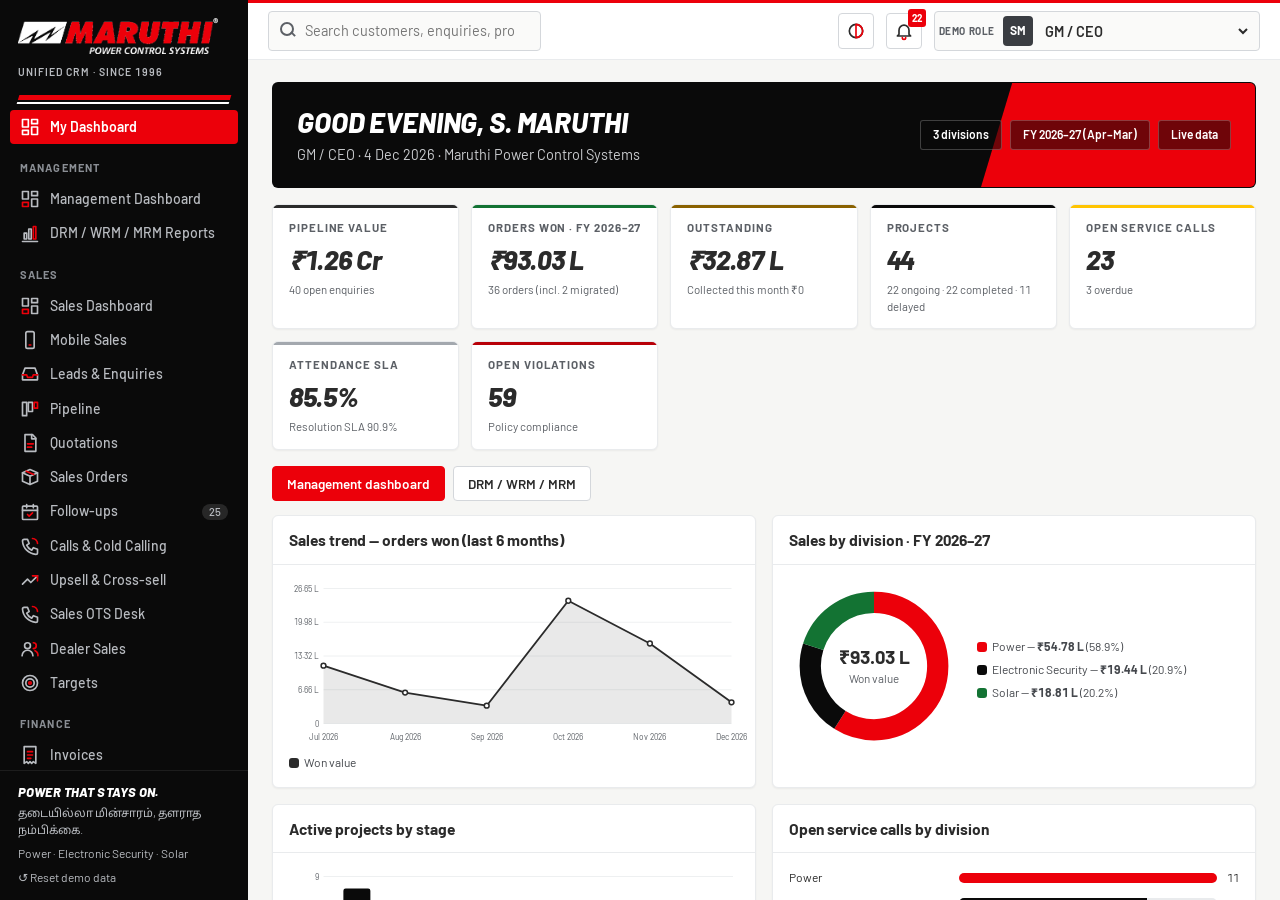
<file: index.html>
<!doctype html>
<html lang="en">
<head>
  <meta charset="utf-8">
  <meta name="viewport" content="width=device-width, initial-scale=1">
  <title>Maruthi CRM</title>
  <meta name="description" content="Maruthi Power Control Systems — multi-role CRM for Sales, Electronic Security, Solar and Service divisions.">
  <link rel="icon" type="image/png" href="assets/brand/symbol.png">
  <meta name="theme-color" content="#0A0A0A">
  <meta name="color-scheme" content="light dark">
  <link rel="stylesheet" href="assets/fonts/fonts.css">
  <link rel="stylesheet" href="assets/css/app.css">
</head>
<body>
  <noscript>This CRM needs JavaScript enabled.</noscript>
  <script src="assets/js/core.js"></script>
  <script src="assets/js/modules/sales.js"></script>
  <script src="assets/js/modules/projects.js"></script>
  <script src="assets/js/modules/service.js"></script>
  <script src="assets/js/modules/executive.js"></script>
</body>
</html>
</file>
<file: assets/fonts/fonts.css>
/* Barlow + Noto Sans Tamil (SIL OFL), bundled locally so the CRM keeps brand type offline. */
@font-face {
  font-family: 'Barlow';
  font-style: italic;
  font-weight: 700;
  font-display: swap;
  src: url(Barlow-700i-latin-ext.woff2) format('woff2');
  unicode-range: U+0100-02BA, U+02BD-02C5, U+02C7-02CC, U+02CE-02D7, U+02DD-02FF, U+0304, U+0308, U+0329, U+1D00-1DBF, U+1E00-1E9F, U+1EF2-1EFF, U+2020, U+20A0-20AB, U+20AD-20C4, U+2113, U+2C60-2C7F, U+A720-A7FF;
}
@font-face {
  font-family: 'Barlow';
  font-style: italic;
  font-weight: 700;
  font-display: swap;
  src: url(Barlow-700i-latin.woff2) format('woff2');
  unicode-range: U+0000-00FF, U+0131, U+0152-0153, U+02BB-02BC, U+02C6, U+02DA, U+02DC, U+0304, U+0308, U+0329, U+2000-206F, U+20AC, U+2122, U+2191, U+2193, U+2212, U+2215, U+FEFF, U+FFFD;
}
@font-face {
  font-family: 'Barlow';
  font-style: italic;
  font-weight: 800;
  font-display: swap;
  src: url(Barlow-800i-latin-ext.woff2) format('woff2');
  unicode-range: U+0100-02BA, U+02BD-02C5, U+02C7-02CC, U+02CE-02D7, U+02DD-02FF, U+0304, U+0308, U+0329, U+1D00-1DBF, U+1E00-1E9F, U+1EF2-1EFF, U+2020, U+20A0-20AB, U+20AD-20C4, U+2113, U+2C60-2C7F, U+A720-A7FF;
}
@font-face {
  font-family: 'Barlow';
  font-style: italic;
  font-weight: 800;
  font-display: swap;
  src: url(Barlow-800i-latin.woff2) format('woff2');
  unicode-range: U+0000-00FF, U+0131, U+0152-0153, U+02BB-02BC, U+02C6, U+02DA, U+02DC, U+0304, U+0308, U+0329, U+2000-206F, U+20AC, U+2122, U+2191, U+2193, U+2212, U+2215, U+FEFF, U+FFFD;
}
@font-face {
  font-family: 'Barlow';
  font-style: normal;
  font-weight: 400;
  font-display: swap;
  src: url(Barlow-400-latin-ext.woff2) format('woff2');
  unicode-range: U+0100-02BA, U+02BD-02C5, U+02C7-02CC, U+02CE-02D7, U+02DD-02FF, U+0304, U+0308, U+0329, U+1D00-1DBF, U+1E00-1E9F, U+1EF2-1EFF, U+2020, U+20A0-20AB, U+20AD-20C4, U+2113, U+2C60-2C7F, U+A720-A7FF;
}
@font-face {
  font-family: 'Barlow';
  font-style: normal;
  font-weight: 400;
  font-display: swap;
  src: url(Barlow-400-latin.woff2) format('woff2');
  unicode-range: U+0000-00FF, U+0131, U+0152-0153, U+02BB-02BC, U+02C6, U+02DA, U+02DC, U+0304, U+0308, U+0329, U+2000-206F, U+20AC, U+2122, U+2191, U+2193, U+2212, U+2215, U+FEFF, U+FFFD;
}
@font-face {
  font-family: 'Barlow';
  font-style: normal;
  font-weight: 500;
  font-display: swap;
  src: url(Barlow-500-latin-ext.woff2) format('woff2');
  unicode-range: U+0100-02BA, U+02BD-02C5, U+02C7-02CC, U+02CE-02D7, U+02DD-02FF, U+0304, U+0308, U+0329, U+1D00-1DBF, U+1E00-1E9F, U+1EF2-1EFF, U+2020, U+20A0-20AB, U+20AD-20C4, U+2113, U+2C60-2C7F, U+A720-A7FF;
}
@font-face {
  font-family: 'Barlow';
  font-style: normal;
  font-weight: 500;
  font-display: swap;
  src: url(Barlow-500-latin.woff2) format('woff2');
  unicode-range: U+0000-00FF, U+0131, U+0152-0153, U+02BB-02BC, U+02C6, U+02DA, U+02DC, U+0304, U+0308, U+0329, U+2000-206F, U+20AC, U+2122, U+2191, U+2193, U+2212, U+2215, U+FEFF, U+FFFD;
}
@font-face {
  font-family: 'Barlow';
  font-style: normal;
  font-weight: 600;
  font-display: swap;
  src: url(Barlow-600-latin-ext.woff2) format('woff2');
  unicode-range: U+0100-02BA, U+02BD-02C5, U+02C7-02CC, U+02CE-02D7, U+02DD-02FF, U+0304, U+0308, U+0329, U+1D00-1DBF, U+1E00-1E9F, U+1EF2-1EFF, U+2020, U+20A0-20AB, U+20AD-20C4, U+2113, U+2C60-2C7F, U+A720-A7FF;
}
@font-face {
  font-family: 'Barlow';
  font-style: normal;
  font-weight: 600;
  font-display: swap;
  src: url(Barlow-600-latin.woff2) format('woff2');
  unicode-range: U+0000-00FF, U+0131, U+0152-0153, U+02BB-02BC, U+02C6, U+02DA, U+02DC, U+0304, U+0308, U+0329, U+2000-206F, U+20AC, U+2122, U+2191, U+2193, U+2212, U+2215, U+FEFF, U+FFFD;
}
@font-face {
  font-family: 'Barlow';
  font-style: normal;
  font-weight: 700;
  font-display: swap;
  src: url(Barlow-700-latin-ext.woff2) format('woff2');
  unicode-range: U+0100-02BA, U+02BD-02C5, U+02C7-02CC, U+02CE-02D7, U+02DD-02FF, U+0304, U+0308, U+0329, U+1D00-1DBF, U+1E00-1E9F, U+1EF2-1EFF, U+2020, U+20A0-20AB, U+20AD-20C4, U+2113, U+2C60-2C7F, U+A720-A7FF;
}
@font-face {
  font-family: 'Barlow';
  font-style: normal;
  font-weight: 700;
  font-display: swap;
  src: url(Barlow-700-latin.woff2) format('woff2');
  unicode-range: U+0000-00FF, U+0131, U+0152-0153, U+02BB-02BC, U+02C6, U+02DA, U+02DC, U+0304, U+0308, U+0329, U+2000-206F, U+20AC, U+2122, U+2191, U+2193, U+2212, U+2215, U+FEFF, U+FFFD;
}
@font-face {
  font-family: 'Barlow';
  font-style: normal;
  font-weight: 800;
  font-display: swap;
  src: url(Barlow-800-latin-ext.woff2) format('woff2');
  unicode-range: U+0100-02BA, U+02BD-02C5, U+02C7-02CC, U+02CE-02D7, U+02DD-02FF, U+0304, U+0308, U+0329, U+1D00-1DBF, U+1E00-1E9F, U+1EF2-1EFF, U+2020, U+20A0-20AB, U+20AD-20C4, U+2113, U+2C60-2C7F, U+A720-A7FF;
}
@font-face {
  font-family: 'Barlow';
  font-style: normal;
  font-weight: 800;
  font-display: swap;
  src: url(Barlow-800-latin.woff2) format('woff2');
  unicode-range: U+0000-00FF, U+0131, U+0152-0153, U+02BB-02BC, U+02C6, U+02DA, U+02DC, U+0304, U+0308, U+0329, U+2000-206F, U+20AC, U+2122, U+2191, U+2193, U+2212, U+2215, U+FEFF, U+FFFD;
}
@font-face {
  font-family: 'Noto Sans Tamil';
  font-style: normal;
  font-weight: 400;
  font-stretch: 100%;
  font-display: swap;
  src: url(NotoSansTamil-400-tamil.woff2) format('woff2');
  unicode-range: U+0964-0965, U+0B82-0BFA, U+200C-200D, U+20B9, U+25CC;
}
@font-face {
  font-family: 'Noto Sans Tamil';
  font-style: normal;
  font-weight: 700;
  font-stretch: 100%;
  font-display: swap;
  src: url(NotoSansTamil-700-tamil.woff2) format('woff2');
  unicode-range: U+0964-0965, U+0B82-0BFA, U+200C-200D, U+20B9, U+25CC;
}
@font-face {
  font-family: 'Noto Sans Tamil';
  font-style: normal;
  font-weight: 800;
  font-stretch: 100%;
  font-display: swap;
  src: url(NotoSansTamil-800-tamil.woff2) format('woff2');
  unicode-range: U+0964-0965, U+0B82-0BFA, U+200C-200D, U+20B9, U+25CC;
}
</file>
<file: assets/css/app.css>
/* Maruthi Power Control Systems — Unified CRM design system */
/* Brand tokens from the Maruthi Brand Book v1.0: Maruthi Red, Power Black, neutrals, Barlow type, 16.7° slant. */
:root {
  /* Brand palette */
  --maruthi-red: #EC000A;
  --deep-red: #B80008;
  --power-black: #0A0A0A;
  --graphite: #2B2B2B;
  --steel: #5C6066;
  --alloy: #A3A8AE;
  --mist: #E9EBED;
  --paper: #F6F6F4;
  --volt: #FFC400;
  --signal-green: #137333;
  --slant: 16.7deg;

  --bg: var(--paper);
  --surface: #ffffff;
  --surface-2: #FAFAF9;
  --surface-3: var(--mist);
  --border: var(--mist);
  --border-strong: #D4D7DB;
  --text: var(--graphite);
  --text-2: #45484D;
  --text-3: var(--steel);
  --brand: var(--maruthi-red);
  --brand-2: var(--deep-red);
  --brand-ink: var(--deep-red);      /* red text & links (AA on white) */
  --brand-soft: #FDE8E9;
  --side-bg: var(--power-black);
  --side-bg-2: #1E1E1E;
  --side-text: #B9BCC1;
  --side-active: #ffffff;

  --ok: var(--signal-green);  --ok-soft: #E4F1E8;
  --warn: #8A6200;            --warn-soft: #FFF3C7;   /* Volt Yellow is never used as text */
  --bad: var(--deep-red);     --bad-soft: #FCE6E7;
  --info: var(--graphite);    --info-soft: var(--mist);
  --muted: var(--steel);      --muted-soft: #F1F2F3;
  --violet: var(--power-black); --violet-soft: #FFE9A3; /* "key" highlight: black on Volt tint */

  /* Divisions */
  --div-power: var(--maruthi-red);
  --div-security: var(--power-black);
  --div-solar: var(--signal-green);

  --chart-1: var(--graphite); --chart-2: var(--signal-green); --chart-3: var(--maruthi-red);
  --chart-4: var(--volt); --chart-5: var(--alloy); --chart-6: var(--deep-red);

  --radius: 6px;
  --radius-sm: 4px;
  --shadow: 0 1px 2px rgba(10,10,10,.05);
  --shadow-lg: 0 14px 34px rgba(10,10,10,.22);
  --font: "Barlow", "Noto Sans Tamil", Arial, system-ui, sans-serif;
  --font-tamil: "Noto Sans Tamil", "Barlow", Arial, sans-serif;
  --mono: ui-monospace, "SF Mono", Menlo, Consolas, monospace;
  color-scheme: light;
}
@media (prefers-color-scheme: dark) {
  :root:not([data-theme="light"]) {
    --bg: #0A0A0A; --surface: #151515; --surface-2: #1B1B1B; --surface-3: #242424;
    --border: #2A2A2A; --border-strong: #3A3A3A; --text: #F1F1EF; --text-2: #C9CBCE; --text-3: var(--alloy);
    --brand-ink: #FF5A60; --brand-soft: #3A0E10; --side-bg: #000; --side-bg-2: #1A1A1A;
    --ok: #4CB872; --ok-soft: #12301D; --warn: var(--volt); --warn-soft: #3A2E00; --bad: #FF5A60; --bad-soft: #3A1214;
    --info: #E0E2E5; --info-soft: #2A2A2A; --muted: var(--alloy); --muted-soft: #222; --violet: var(--volt); --violet-soft: #3A2E00;
    --div-security: #D4D7DB; --chart-1: #D4D7DB; --chart-2: #4CB872; --hero-bg: #1B1B1B; --hero-border: #2A2A2A;
    --shadow: 0 1px 2px rgba(0,0,0,.5); color-scheme: dark;
  }
}
:root[data-theme="dark"] {
  --bg: #0A0A0A; --surface: #151515; --surface-2: #1B1B1B; --surface-3: #242424;
  --border: #2A2A2A; --border-strong: #3A3A3A; --text: #F1F1EF; --text-2: #C9CBCE; --text-3: var(--alloy);
  --brand-ink: #FF5A60; --brand-soft: #3A0E10; --side-bg: #000; --side-bg-2: #1A1A1A;
  --ok: #4CB872; --ok-soft: #12301D; --warn: var(--volt); --warn-soft: #3A2E00; --bad: #FF5A60; --bad-soft: #3A1214;
  --info: #E0E2E5; --info-soft: #2A2A2A; --muted: var(--alloy); --muted-soft: #222; --violet: var(--volt); --violet-soft: #3A2E00;
  --div-security: #D4D7DB; --chart-1: #D4D7DB; --chart-2: #4CB872; --hero-bg: #1B1B1B; --hero-border: #2A2A2A;
  --shadow: 0 1px 2px rgba(0,0,0,.5); color-scheme: dark;
}

* { box-sizing: border-box; }
html, body { margin: 0; height: 100%; }
body { font: 14.5px/1.45 var(--font); font-variant-numeric: tabular-nums; background: var(--bg); color: var(--text); -webkit-font-smoothing: antialiased; }
a { color: var(--brand-ink); text-decoration: none; }
a:hover { text-decoration: underline; }
button, input, select, textarea { font: inherit; color: inherit; }
h1, h2, h3, h4 { margin: 0; line-height: 1.25; }
h1 { font-size: 26px; font-weight: 800; font-style: italic; text-transform: uppercase; letter-spacing: -.005em; color: var(--text); }
.display { font-weight: 800; font-style: italic; text-transform: uppercase; }
:lang(ta), .ta { font-family: var(--font-tamil); font-style: normal; }
h2 { font-size: 18px; font-weight: 700; }
h3 { font-size: 15px; font-weight: 700; }
.mono { font-family: var(--mono); font-size: 12.5px; }
.muted { color: var(--text-3); }
.small { font-size: 12px; }
.nowrap { white-space: nowrap; }
.right { text-align: right; }
.hidden { display: none !important; }

/* ---------- App shell ---------- */
.app { display: grid; grid-template-columns: 248px 1fr; height: 100vh; }
.sidebar { background: var(--side-bg); color: var(--side-text); display: flex; flex-direction: column; overflow: hidden; }
.brand { display: block; padding: 18px 18px 6px; color: #fff; }
.brand img { display: block; width: 200px; max-width: 100%; height: auto; } /* full logo ≥180px per brand book */
.brand-sub { font-size: 10.5px; color: var(--side-text); margin-top: 10px; text-transform: uppercase; letter-spacing: .1em; font-weight: 600; }
.speed-bands { height: 9px; margin: 10px 18px 2px; background: linear-gradient(var(--maruthi-red) 0 5px, transparent 5px 7px, #fff 7px 9px); transform: skewX(calc(-1 * var(--slant))); }
.nav { overflow-y: auto; padding: 4px 10px 16px; flex: 1; }
.nav-section { font-size: 11px; letter-spacing: .1em; text-transform: uppercase; color: #8A8E94; padding: 16px 10px 6px; font-weight: 700; }
.nav a { display: flex; align-items: center; gap: 10px; padding: 7px 10px; border-radius: 4px; color: var(--side-text); font-size: 14px; font-weight: 500; position: relative; }
.nav a:hover { text-decoration: none; }
.nav a:hover { background: var(--side-bg-2); color: #fff; }
.nav a.active { background: var(--maruthi-red); color: var(--side-active); font-weight: 600; }
.nav a .ico { width: 20px; height: 20px; display: grid; place-items: center; flex-shrink: 0; }
.ico svg { width: 20px; height: 20px; fill: none; stroke: currentColor; stroke-width: 2; stroke-linecap: round; stroke-linejoin: round; }
.ico svg .acc { stroke: var(--maruthi-red); }
.nav a.active .ico svg .acc { stroke: #fff; }
.nav a .count { margin-left: auto; font-size: 11px; background: rgba(255,255,255,.12); padding: 0 7px; border-radius: 10px; }
.side-foot { padding: 12px 18px 14px; border-top: 1px solid rgba(255,255,255,.08); font-size: 12px; color: var(--side-text); }
.side-foot .tagline { color: #fff; font-weight: 800; font-style: italic; text-transform: uppercase; font-size: 13px; letter-spacing: .01em; }
.side-foot .tagline-ta { font-family: var(--font-tamil); font-size: 11.5px; color: var(--side-text); margin: 2px 0 8px; }

.main { display: flex; flex-direction: column; min-width: 0; overflow: hidden; }
.topbar { height: 60px; border-top: 3px solid var(--maruthi-red); display: flex; align-items: center; gap: 12px; padding: 0 20px; background: var(--surface); border-bottom: 1px solid var(--border); flex-shrink: 0; }
.topbar .menu-btn { display: none; }
.top-logo { display: none; height: 22px; width: auto; } /* compact logo ≥90px wide on small screens */
.search { flex: 1; max-width: 420px; position: relative; }
.search input { width: 100%; padding: 8px 12px 8px 36px; border: 1px solid var(--border-strong); border-radius: 4px; background: var(--surface-2); }
.search input:focus { outline: 2px solid var(--maruthi-red); outline-offset: -1px; }
.search::before { content: ""; position: absolute; left: 12px; top: 11px; width: 10px; height: 10px; border: 2px solid var(--text-3); border-radius: 50%; }
.search::after { content: ""; position: absolute; left: 22px; top: 22px; width: 6px; height: 2px; background: var(--text-3); transform: rotate(45deg); }
.search-results { position: absolute; top: 40px; left: 0; right: 0; background: var(--surface); border: 1px solid var(--border); border-radius: 10px; box-shadow: var(--shadow-lg); z-index: 50; max-height: 380px; overflow: auto; }
.search-results a { display: block; padding: 8px 12px; color: var(--text); border-bottom: 1px solid var(--border); }
.search-results a:hover { background: var(--surface-2); }
.top-spacer { flex: 1; }
.role-switch { display: flex; align-items: center; gap: 8px; padding: 4px 8px 4px 4px; border: 1px solid var(--border-strong); border-radius: 4px; background: var(--surface-2); cursor: pointer; }
.role-switch select { border: 0; background: transparent; font-weight: 600; max-width: 210px; cursor: pointer; }
.avatar { width: 30px; height: 30px; border-radius: 4px; display: grid; place-items: center; font-weight: 700; font-size: 12px; color: #fff; background: var(--brand); flex-shrink: 0; }
.icon-btn { position: relative; width: 36px; height: 36px; border-radius: 4px; border: 1px solid var(--border-strong); color: var(--text); background: var(--surface); display: grid; place-items: center; cursor: pointer; font-size: 16px; }
.icon-btn:hover { background: var(--surface-2); }
.icon-btn.ico { width: 36px; height: 36px; }
.icon-btn .dot { position: absolute; top: -5px; right: -5px; min-width: 18px; height: 18px; border-radius: 3px; background: var(--maruthi-red); color: #fff; font-size: 10px; display: grid; place-items: center; padding: 0 4px; font-weight: 700; }

.content { flex: 1; overflow-y: auto; padding: 22px 24px 48px; }
.page-head { display: flex; align-items: flex-end; justify-content: space-between; gap: 16px; margin-bottom: 18px; flex-wrap: wrap; }
.page-head .sub { color: var(--text-3); margin-top: 4px; }
.page-actions { display: flex; gap: 8px; flex-wrap: wrap; }
.crumbs { display: inline-block; font-size: 11px; font-weight: 800; font-style: italic; text-transform: uppercase; letter-spacing: .1em; color: #fff; background: var(--maruthi-red); padding: 4px 16px 4px 10px; margin-bottom: 8px; clip-path: polygon(0 0, 100% 0, calc(100% - 7px) 100%, 0 100%); }

/* ---------- Building blocks ---------- */
.card { background: var(--surface); border: 1px solid var(--border); border-radius: var(--radius); box-shadow: var(--shadow); }
.card-head h3 { font-size: 15.5px; }
.card-head { display: flex; align-items: center; justify-content: space-between; gap: 10px; padding: 14px 16px; border-bottom: 1px solid var(--border); }
.card-body { padding: 16px; }
.card-body.flush { padding: 0; }
.grid { display: grid; gap: 16px; }
.grid > *, .kpis > *, .form > *, .dl > * { min-width: 0; }
.g2 { grid-template-columns: repeat(2, minmax(0,1fr)); }
.g3 { grid-template-columns: repeat(3, minmax(0,1fr)); }
.g4 { grid-template-columns: repeat(4, minmax(0,1fr)); }
.span2 { grid-column: span 2; }
.stack { display: flex; flex-direction: column; gap: 16px; }
.row { display: flex; gap: 8px; align-items: center; flex-wrap: wrap; }
.mt { margin-top: 16px; }

.kpis { display: grid; grid-template-columns: repeat(auto-fit, minmax(170px, 1fr)); gap: 12px; margin-bottom: 16px; }
.kpi { background: var(--surface); border: 1px solid var(--border); border-radius: var(--radius); padding: 14px 16px; box-shadow: var(--shadow); position: relative; overflow: hidden; }
.kpi::before { content: ""; position: absolute; left: 0; top: 0; right: 0; height: 3px; background: var(--kpi-c, var(--power-black)); }
.kpi .lbl { font-size: 11.5px; color: var(--text-3); font-weight: 700; text-transform: uppercase; letter-spacing: .08em; }
.kpi .val { font-size: 27px; font-weight: 800; font-style: italic; margin-top: 4px; letter-spacing: -.01em; color: var(--text); }
.kpi .meta { font-size: 11.5px; color: var(--text-3); margin-top: 2px; }
.kpi .meta.up { color: var(--ok); } .kpi .meta.down { color: var(--bad); }
.kpi.clickable { cursor: pointer; } .kpi.clickable:hover { border-color: var(--brand); }

.btn { display: inline-flex; align-items: center; gap: 6px; padding: 7px 14px; border-radius: 4px; border: 1px solid var(--border-strong); background: var(--surface); cursor: pointer; font-weight: 600; font-size: 13.5px; white-space: nowrap; color: var(--text); }
.btn:focus-visible { outline: 2px solid var(--maruthi-red); outline-offset: 2px; }
.btn:hover { background: var(--surface-2); }
.btn.primary { background: var(--brand); border-color: var(--brand); color: #fff; }
.btn.primary:hover { background: var(--deep-red); border-color: var(--deep-red); }
.btn.ok { background: var(--ok); border-color: var(--ok); color: #fff; }
.btn.danger { background: var(--bad); border-color: var(--bad); color: #fff; }
.btn.ghost { border-color: transparent; background: transparent; }
.btn.sm { padding: 4px 9px; font-size: 12px; }
.btn:disabled { opacity: .5; cursor: not-allowed; }

.badge { display: inline-flex; align-items: center; gap: 4px; padding: 2px 8px; border-radius: 3px; font-size: 11.5px; font-weight: 700; letter-spacing: .01em; background: var(--muted-soft); color: var(--muted); white-space: nowrap; }
.badge.ok { background: var(--ok-soft); color: var(--ok); }
.badge.warn { background: var(--warn-soft); color: var(--warn); }
.badge.bad { background: var(--bad-soft); color: var(--bad); }
.badge.info { background: var(--info-soft); color: var(--info); }
.badge.brand { background: var(--brand-soft); color: var(--brand-ink); }
.badge.violet { background: var(--violet-soft); color: var(--violet); }
.div-tag { display: inline-flex; align-items: center; gap: 5px; font-size: 12px; font-weight: 600; }
.div-tag::before { content: ""; width: 10px; height: 8px; background: var(--c); transform: skewX(calc(-1 * var(--slant))); }

/* Tables */
.table-wrap { overflow-x: auto; }
table.tbl { width: 100%; border-collapse: collapse; font-size: 13px; }
.tbl th { text-align: left; font-weight: 700; font-size: 11.5px; text-transform: uppercase; letter-spacing: .08em; color: var(--text-3); padding: 9px 12px; background: var(--surface-2); border-bottom: 1px solid var(--border); white-space: nowrap; position: sticky; top: 0; cursor: pointer; user-select: none; }
.tbl td { padding: 9px 12px; border-bottom: 1px solid var(--border); vertical-align: middle; }
.tbl tbody tr:hover { background: var(--surface-2); }
.tbl tbody tr.clickable { cursor: pointer; }
.tbl tfoot td { font-weight: 700; background: var(--surface-2); }
.tbl-foot { display: flex; justify-content: space-between; align-items: center; padding: 8px 12px; font-size: 12px; color: var(--text-3); }

/* Filters / forms */
.filters { display: flex; gap: 8px; flex-wrap: wrap; align-items: center; padding: 12px 16px; border-bottom: 1px solid var(--border); }
.filters input, .filters select { padding: 6px 10px; border: 1px solid var(--border-strong); border-radius: 4px; background: var(--surface); font-size: 13px; max-width: 100%; min-width: 0; }
.form { display: grid; grid-template-columns: repeat(2, minmax(0, 1fr)); gap: 12px 16px; }
.form .full { grid-column: 1 / -1; }
.field label { display: block; font-size: 12px; font-weight: 600; color: var(--text-2); margin-bottom: 4px; }
.field label .req { color: var(--bad); }
.field input, .field select, .field textarea { width: 100%; padding: 8px 10px; border: 1px solid var(--border-strong); border-radius: 4px; background: var(--surface); }
.field textarea { min-height: 70px; resize: vertical; }
.field input:focus, .field select:focus, .field textarea:focus { outline: 2px solid var(--brand-soft); border-color: var(--maruthi-red); }
.field .hint { font-size: 11.5px; color: var(--text-3); margin-top: 3px; }
.field.invalid input, .field.invalid select, .field.invalid textarea { border-color: var(--bad); }
.field input[readonly] { background: var(--surface-3); color: var(--text-2); }
.check-row { display: flex; align-items: center; gap: 8px; }

/* Modal / drawer */
.overlay { position: fixed; inset: 0; background: rgba(10,15,30,.45); z-index: 100; display: flex; justify-content: center; align-items: flex-start; padding: 5vh 16px; overflow-y: auto; animation: fade .12s ease; }
.modal { background: var(--surface); border-radius: 6px; border-top: 4px solid var(--maruthi-red); box-shadow: var(--shadow-lg); width: 100%; max-width: 720px; display: flex; flex-direction: column; }
.modal.wide { max-width: 1040px; }
.modal-head { padding: 16px 20px; border-bottom: 1px solid var(--border); display: flex; justify-content: space-between; align-items: center; gap: 12px; }
.modal-body { padding: 18px 20px; }
.modal-foot { padding: 12px 20px; border-top: 1px solid var(--border); display: flex; justify-content: flex-end; gap: 8px; background: var(--surface-2); border-radius: 0 0 12px 12px; }
.drawer-overlay { position: fixed; inset: 0; background: rgba(10,15,30,.35); z-index: 90; animation: fade .12s; }
.drawer { position: fixed; top: 0; right: 0; bottom: 0; width: min(560px, 100vw); background: var(--surface); z-index: 95; box-shadow: var(--shadow-lg); display: flex; flex-direction: column; animation: slide .18s ease; }
.drawer .modal-body { overflow-y: auto; flex: 1; }
@keyframes fade { from { opacity: 0; } }
@keyframes slide { from { transform: translateX(40px); opacity: 0; } }

/* Toasts */
.toasts { position: fixed; bottom: 18px; right: 18px; z-index: 200; display: flex; flex-direction: column; gap: 8px; }
.toast { background: var(--power-black); color: #fff; padding: 10px 14px; border-radius: 8px; box-shadow: var(--shadow-lg); font-size: 13px; max-width: 360px; animation: slide .2s; border-left: 4px solid var(--brand); }
.toast.ok { border-left-color: #4CB872; } .toast.bad { border-left-color: var(--bad); } .toast.warn { border-left-color: var(--warn); }

/* Tabs */
.tabs { display: flex; gap: 2px; border-bottom: 1px solid var(--border); margin-bottom: 16px; overflow-x: auto; }
.tabs button { background: none; border: 0; padding: 9px 14px; cursor: pointer; color: var(--text-3); font-weight: 700; font-size: 14px; border-bottom: 2px solid transparent; white-space: nowrap; }
.tabs button.active { color: var(--text); border-bottom: 3px solid var(--maruthi-red); }

/* Kanban */
.kanban { display: grid; grid-auto-flow: column; grid-auto-columns: minmax(230px, 1fr); gap: 12px; overflow-x: auto; padding-bottom: 8px; }
.kcol { background: var(--surface-3); border-radius: var(--radius); padding: 10px; min-height: 200px; display: flex; flex-direction: column; gap: 8px; }
.kcol.drop { outline: 2px dashed var(--brand); }
.kcol-head { display: flex; justify-content: space-between; align-items: center; font-weight: 600; font-size: 12.5px; padding: 2px 4px 6px; }
.kcol-head .sum { font-weight: 500; color: var(--text-3); font-size: 11.5px; }
.kcard { background: var(--surface); border: 1px solid var(--border); border-radius: 8px; padding: 10px; cursor: grab; box-shadow: var(--shadow); font-size: 12.5px; }
.kcard:hover, .kcard:focus-visible { border-color: var(--text); }
.kcard .t { font-weight: 600; margin-bottom: 4px; }

/* Stepper */
.stepper { display: flex; gap: 0; overflow-x: auto; padding: 4px 0 8px; }
.step { flex: 1; min-width: 92px; text-align: center; position: relative; font-size: 11.5px; color: var(--text-3); }
.step::before { content: ""; position: absolute; top: 12px; left: -50%; right: 50%; height: 2px; background: var(--border-strong); z-index: 0; }
.step:first-child::before { display: none; }
.step .dot { width: 26px; height: 26px; border-radius: 50%; margin: 0 auto 6px; display: grid; place-items: center; background: var(--surface-3); border: 2px solid var(--border-strong); position: relative; z-index: 1; font-weight: 700; font-size: 11px; }
.step.done { color: var(--text-2); } .step.done .dot { background: var(--ok); border-color: var(--ok); color: #fff; }
.step.done::before, .step.current::before { background: var(--ok); }
.step.current { color: var(--brand-ink); font-weight: 700; } .step.current .dot { background: var(--brand); border-color: var(--brand); color: #fff; box-shadow: 0 0 0 4px var(--brand-soft); }
.step.blocked .dot { background: var(--bad); border-color: var(--bad); color: #fff; }

/* Checklist */
.checklist { display: flex; flex-direction: column; gap: 2px; }
.checklist label { display: flex; gap: 10px; align-items: flex-start; padding: 7px 8px; border-radius: 6px; cursor: pointer; }
.checklist label:hover { background: var(--surface-2); }
.checklist input { margin-top: 2px; accent-color: var(--ok); width: 16px; height: 16px; }
.checklist .done span { color: var(--text-3); text-decoration: line-through; }
.progress { height: 7px; background: var(--surface-3); border-radius: 5px; overflow: hidden; }
.progress > i { display: block; height: 100%; background: var(--pc, var(--brand)); border-radius: 5px; }

/* Timeline */
.timeline { display: flex; flex-direction: column; gap: 0; }
.tl-item { display: grid; grid-template-columns: 14px 1fr; gap: 10px; padding-bottom: 14px; position: relative; }
.tl-item::before { content: ""; position: absolute; left: 6px; top: 14px; bottom: 0; width: 2px; background: var(--border); }
.tl-item:last-child::before { display: none; }
.tl-dot { width: 14px; height: 14px; border-radius: 3px; background: var(--maruthi-red); border: 3px solid var(--brand-soft); margin-top: 2px; }
.tl-item .when { font-size: 11.5px; color: var(--text-3); }

/* Detail list */
.dl { display: grid; grid-template-columns: repeat(2, minmax(0,1fr)); gap: 10px 20px; }
.dl > div { min-width: 0; }
.dl dt { font-size: 11.5px; color: var(--text-3); font-weight: 500; }
.dl dd { margin: 2px 0 0; font-weight: 600; overflow-wrap: anywhere; }

/* Charts */
.chart { width: 100%; }
.chart svg { width: 100%; height: auto; display: block; overflow: visible; }
.chart text { fill: var(--text-3); font-size: 11px; font-family: var(--font); }
.legend { display: flex; gap: 14px; flex-wrap: wrap; font-size: 12px; color: var(--text-2); margin-top: 8px; }
.legend i { display: inline-block; width: 10px; height: 10px; border-radius: 3px; margin-right: 5px; vertical-align: -1px; }
.hbar { display: grid; grid-template-columns: minmax(90px, 160px) 1fr auto; gap: 8px 10px; align-items: center; font-size: 12.5px; }
.hbar .bar { height: 10px; background: var(--surface-3); border-radius: 5px; overflow: hidden; display: flex; }
.hbar .bar i { display: block; height: 100%; }

/* Alerts / callouts */
.callout { padding: 10px 14px; border-radius: 8px; background: var(--info-soft); color: var(--text); border-left: 3px solid var(--info); font-size: 13px; }
.callout.warn { background: var(--warn-soft); border-left-color: var(--warn); }
.callout.bad { background: var(--bad-soft); border-left-color: var(--bad); }
.callout.ok { background: var(--ok-soft); border-left-color: var(--ok); }
.empty { text-align: center; padding: 36px 16px; color: var(--text-3); }
.empty .big { font-size: 30px; margin-bottom: 6px; }

/* Notifications panel */
.notif-panel { position: absolute; top: 46px; right: 0; width: 380px; max-height: 480px; overflow-y: auto; background: var(--surface); border: 1px solid var(--border); border-radius: 12px; box-shadow: var(--shadow-lg); z-index: 60; }
.notif { padding: 10px 14px; border-bottom: 1px solid var(--border); font-size: 13px; cursor: pointer; }
.notif:hover { background: var(--surface-2); }
.notif.unread { background: var(--brand-soft); box-shadow: inset 3px 0 0 var(--maruthi-red); }
.notif .when { font-size: 11px; color: var(--text-3); }

/* Role home hero */
.hero { position: relative; overflow: hidden; display: flex; justify-content: space-between; align-items: center; gap: 16px; padding: 22px 24px; border-radius: 6px; background: var(--hero-bg, var(--power-black)); color: #fff; margin-bottom: 16px; flex-wrap: wrap; isolation: isolate; border: 1px solid var(--hero-border, transparent); }
.hero::after { content: ""; position: absolute; top: 0; bottom: 0; right: -60px; width: 34%; background: var(--maruthi-red); transform: skewX(calc(-1 * var(--slant))); transform-origin: bottom; z-index: -1; } /* The Power Slant */
.hero h1 { color: #fff; font-size: 28px; }
.hero .sub { color: #C9CBCE; margin-top: 4px; }
.hero .chips { display: flex; gap: 8px; flex-wrap: wrap; }
.hero .chip { background: rgba(10,10,10,.55); border: 1px solid rgba(255,255,255,.22); padding: 5px 12px; border-radius: 3px; font-size: 12px; font-weight: 600; }

/* Mobile field view */
.phone { max-width: 400px; margin: 0 auto; border: 10px solid var(--power-black); border-radius: 34px; overflow: hidden; background: var(--bg); box-shadow: var(--shadow-lg); }
.phone-screen { min-height: 640px; }

/* Responsive */
@media (max-width: 1100px) { .g4 { grid-template-columns: repeat(2, minmax(0,1fr)); } .g3 { grid-template-columns: repeat(2, minmax(0,1fr)); } }
@media (max-width: 860px) {
  .app { grid-template-columns: 1fr; }
  .sidebar { position: fixed; inset: 0 auto 0 0; width: 260px; z-index: 80; transform: translateX(-100%); transition: transform .2s; }
  .app.nav-open .sidebar { transform: none; }
  .topbar .menu-btn { display: grid; }
  .top-logo { display: block; height: 16px; } /* compact logo stays ≥90px wide */
  .topbar { gap: 8px; }
  .role-switch { min-width: 0; flex-shrink: 1; }
  .role-switch select { max-width: 96px; min-width: 0; }
  .topbar { padding: 0 12px; }
  .search { display: none; }
  .content { padding: 16px 16px 40px; }
  .g2, .g3, .g4 { grid-template-columns: repeat(1, minmax(0, 1fr)); }
  .span2 { grid-column: auto; }
  .form, .dl { grid-template-columns: repeat(1, minmax(0, 1fr)); }
  .role-switch select { max-width: 140px; }
  .notif-panel { position: fixed; top: 60px; left: 8px; right: 8px; width: auto; }
}
@media print { .sidebar, .topbar, .page-actions { display: none !important; } .app { display: block; } .content { overflow: visible; } }

/* Login-free brand footer strip on print/report views */
.brand-strip { display: none; align-items: center; justify-content: space-between; gap: 12px; padding: 10px 0 14px; border-bottom: 3px solid var(--maruthi-red); margin-bottom: 16px; }
.brand-strip img { height: 34px; width: auto; }
@media (max-width: 860px) { .hero::after { width: 22%; right: -40px; } .hero h1 { font-size: 22px; } }
@media print { .brand-strip { display: flex !important; } }

/* ---------- Core API v2 components & accessibility ---------- */
.sr-only { position: absolute !important; width: 1px; height: 1px; padding: 0; margin: -1px; overflow: hidden; clip: rect(0 0 0 0); white-space: nowrap; border: 0; }
.skip-link { position: absolute; left: 8px; top: -60px; z-index: 300; background: var(--maruthi-red); color: #fff; padding: 8px 14px; border-radius: 4px; font-weight: 700; }
.skip-link:focus { top: 8px; }
.content:focus { outline: none; }
:where(a, button, input, select, textarea, [tabindex]):focus-visible { outline: 2px solid var(--maruthi-red); outline-offset: 2px; }
.tbl tbody tr.clickable:focus-visible { outline-offset: -2px; background: var(--surface-2); }
.tbl th.sortable:focus-visible { outline-offset: -2px; }
.kpi.clickable:focus-visible, .notif:focus-visible, .kcard:focus-visible { outline: 2px solid var(--maruthi-red); outline-offset: 1px; }
.tbl th[scope="row"] { position: static; background: none; text-transform: none; letter-spacing: 0; font-size: 13px; color: var(--text); cursor: default; }
.tbl tbody th[scope="row"] { font-weight: 700; }
.tbl th:not(.sortable) { cursor: default; }
.stepper { list-style: none; margin: 0; }
.field .err { font-size: 11.5px; color: var(--bad); margin-top: 3px; min-height: 0; }
.field .err:empty { display: none; }
.demo-tag { font-size: 10px; font-weight: 700; text-transform: uppercase; letter-spacing: .06em; color: var(--text-3); white-space: nowrap; }
.reset-link { color: var(--side-text); display: inline-block; margin-top: 6px; }

/* Banners (not saving / changed in another tab) */
.banners:empty { display: none; }
.banner { display: flex; align-items: center; gap: 10px; flex-wrap: wrap; padding: 8px 20px; font-size: 13px; background: var(--info-soft); color: var(--text); border-bottom: 1px solid var(--border); }
.banner.bad { background: var(--bad-soft); border-bottom-color: var(--bad); }
.banner.bad > span { font-weight: 600; }
.banner > span { flex: 1 1 260px; }

/* Popup menu (kanban move etc.) */
.pop-menu { position: fixed; z-index: 250; min-width: 180px; max-width: 260px; max-height: 60vh; overflow-y: auto; background: var(--surface); border: 1px solid var(--border-strong); border-radius: 6px; box-shadow: var(--shadow-lg); padding: 4px; display: flex; flex-direction: column; }
.pop-item { text-align: left; background: none; border: 0; padding: 8px 10px; border-radius: 4px; cursor: pointer; color: var(--text); }
.pop-item:hover, .pop-item:focus-visible { background: var(--surface-3); }
.kcard .kmove { margin-top: 6px; padding: 2px 6px; font-size: 11.5px; }

/* Attachments */
.att-head { display: flex; align-items: center; gap: 10px; flex-wrap: wrap; margin-bottom: 8px; }
.att-head .btn { margin-left: auto; }
.att-list { list-style: none; margin: 0; padding: 0; display: flex; flex-direction: column; gap: 6px; }
.att-list li { display: flex; align-items: center; gap: 10px; flex-wrap: wrap; padding: 8px 10px; border: 1px solid var(--border); border-radius: var(--radius); background: var(--surface-2); }
.att-ico { font-size: 18px; }
.att-meta { flex: 1 1 200px; min-width: 0; overflow-wrap: anywhere; }
.att-empty { padding: 6px 0; }
.att-preview { max-width: 100%; max-height: 70vh; display: block; margin: 0 auto; border-radius: 4px; }

/* Photo capture & signature */
.photo-capture { display: flex; flex-direction: column; gap: 8px; align-items: flex-start; }
.pc-preview { display: flex; gap: 8px; align-items: flex-end; flex-wrap: wrap; }
.pc-preview img { max-width: 220px; max-height: 160px; border-radius: 4px; border: 1px solid var(--border); }
.sig-pad { display: flex; flex-direction: column; gap: 6px; max-width: 600px; }
.sig-canvas { width: 100%; height: auto; aspect-ratio: 10 / 3; background: #fff; border: 1px dashed var(--border-strong); border-radius: 4px; touch-action: none; cursor: crosshair; }
.sig-pad input { flex: 1; min-width: 0; padding: 6px 10px; border: 1px solid var(--border-strong); border-radius: 4px; background: var(--surface); }
fieldset.days { border: 1px solid var(--border); border-radius: var(--radius); padding: 8px 12px; display: flex; gap: 14px; flex-wrap: wrap; margin: 0; }
fieldset.days legend { font-size: 12px; font-weight: 600; color: var(--text-2); padding: 0 4px; }

/* Dark mode contrast fixes */
:root[data-theme="dark"] .btn.ok { background: #0E5A28; border-color: #0E5A28; }
:root[data-theme="dark"] .btn.danger { background: #A30007; border-color: #A30007; }
:root[data-theme="dark"] .avatar { box-shadow: 0 0 0 1px rgba(255,255,255,.35); }
@media (prefers-color-scheme: dark) {
  :root:not([data-theme="light"]) .btn.ok { background: #0E5A28; border-color: #0E5A28; }
  :root:not([data-theme="light"]) .btn.danger { background: #A30007; border-color: #A30007; }
  :root:not([data-theme="light"]) .avatar { box-shadow: 0 0 0 1px rgba(255,255,255,.35); }
}

@media (max-width: 860px) {
  .demo-tag { display: none; }
  .banner { padding: 8px 12px; }
  .tbl-foot { flex-wrap: wrap; gap: 6px; }
  .kanban { grid-auto-columns: minmax(220px, 85vw); }
  .modal-foot { flex-wrap: wrap; }
}

/* Print / PDF export document */
.print-doc { background: #fff; color: #0A0A0A; padding: 24px; height: auto; }
.print-head { display: flex; align-items: center; gap: 18px; border-bottom: 3px solid var(--maruthi-red); padding-bottom: 12px; margin-bottom: 16px; }
.print-head img { height: 40px; width: auto; }
.print-head h1 { font-size: 22px; }
.print-foot { margin-top: 24px; padding-top: 8px; border-top: 1px solid #D4D7DB; font-size: 11px; color: #5C6066; }
.print-doc button, .print-doc .filters, .print-doc .tbl-foot .row, .print-doc .kmove { display: none !important; }
.print-doc .table-wrap { overflow: visible; }
.print-doc .tbl th { position: static; }
@media print {
  .banners, .toasts, .skip-link, .pop-menu { display: none !important; }
  .print-doc { padding: 0; }
  .tbl tr, .card { break-inside: avoid; }
}
</file>
